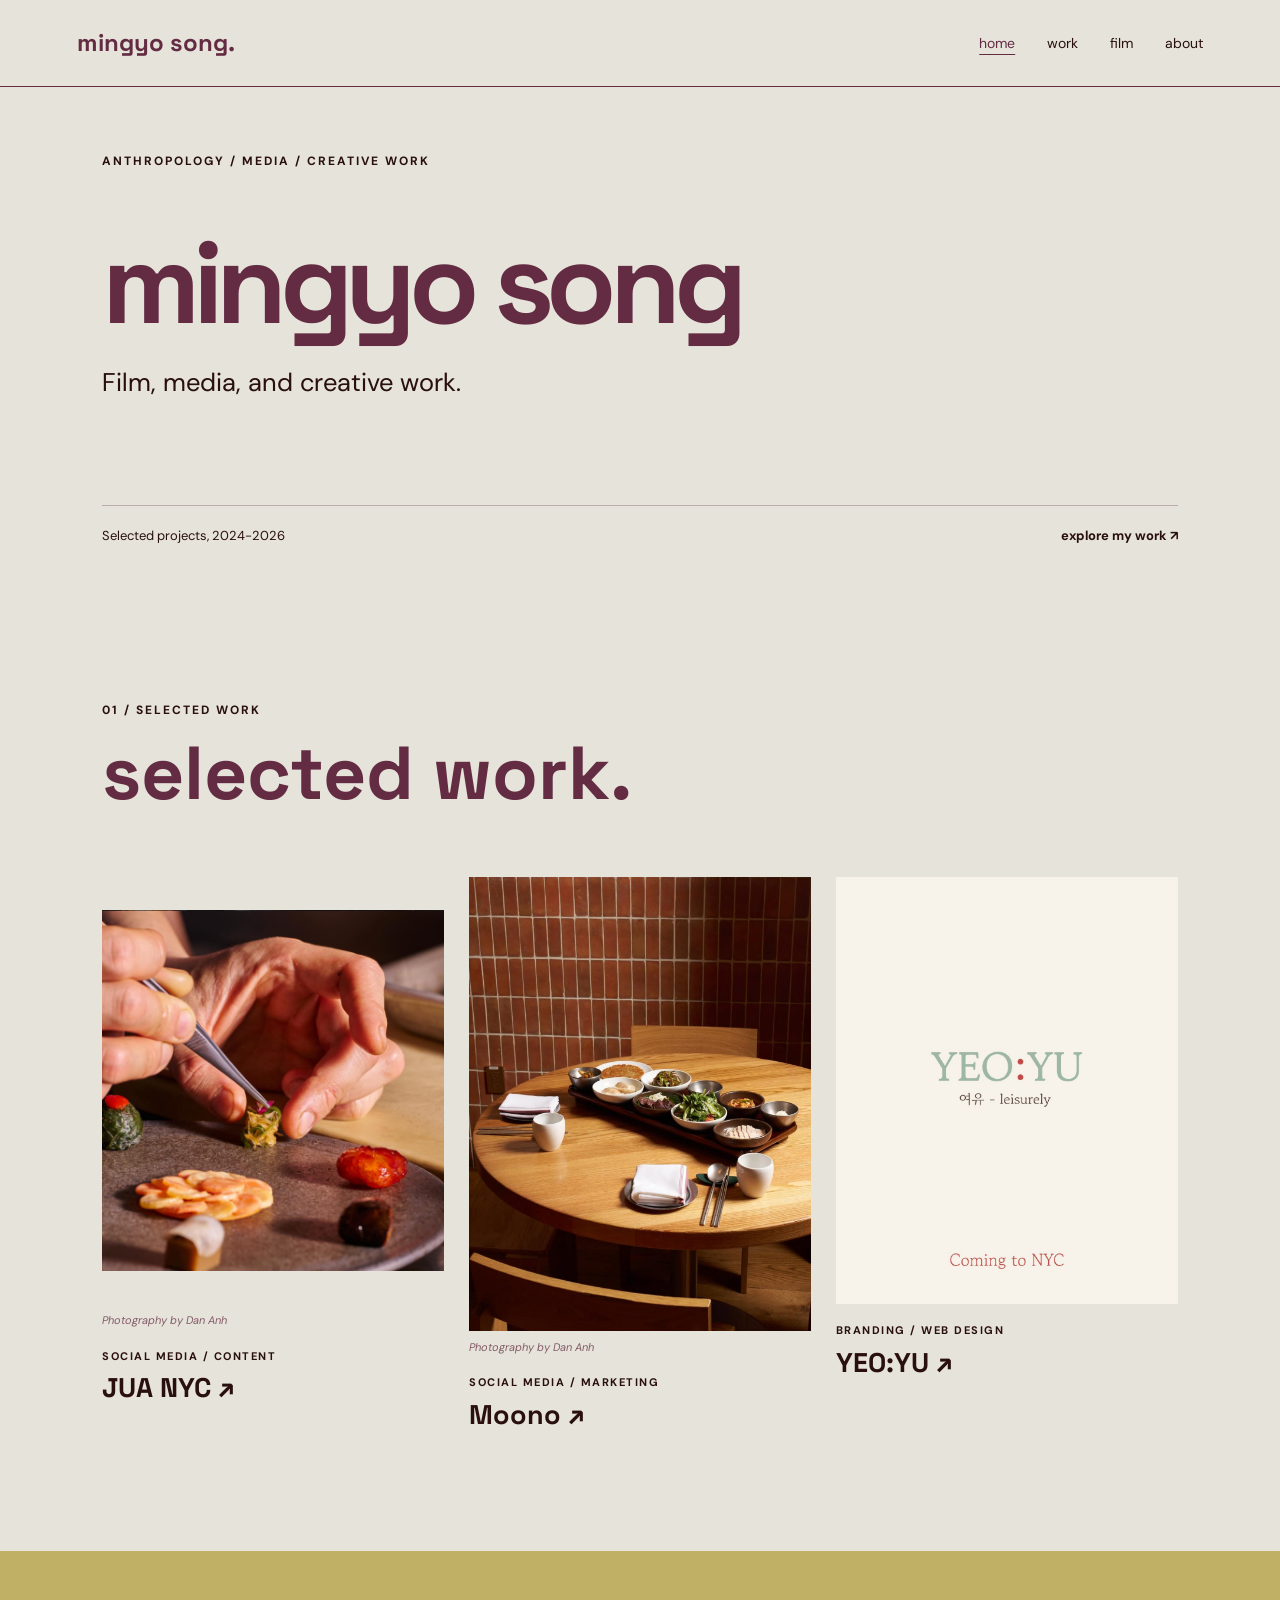
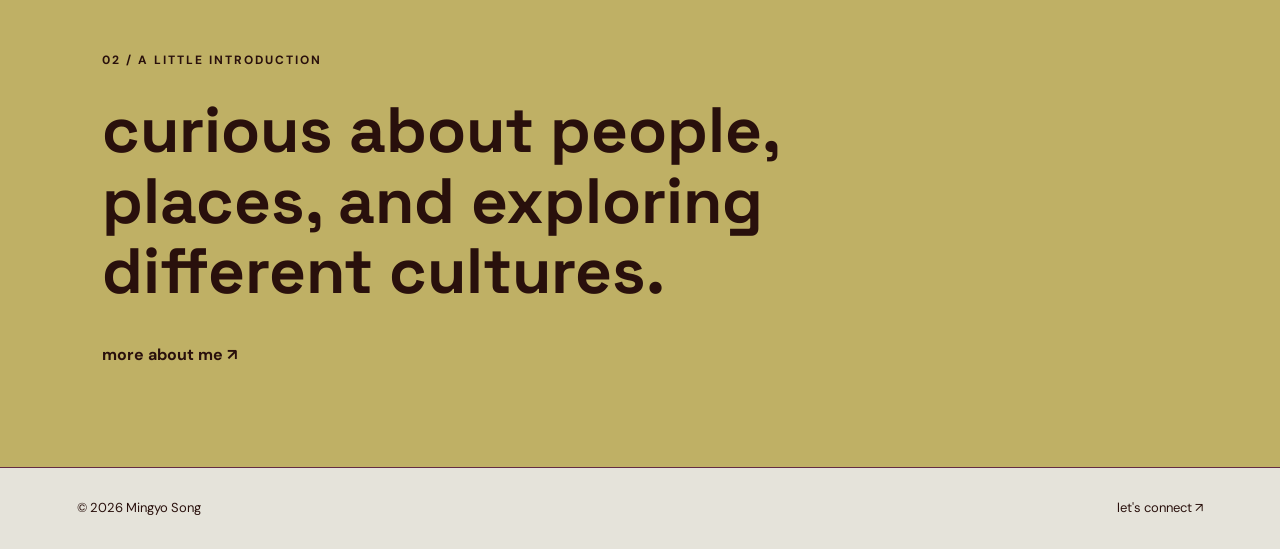
<file: index.html>
<!DOCTYPE html>
<html lang="en">
<head>
  <meta charset="UTF-8">
  <meta name="viewport" content="width=device-width, initial-scale=1.0">
  <title>Home | Mingyo Song</title>
  <link rel="stylesheet" href="styles.css">
</head>
<body>

  <header class="site-header">
    <a class="logo" href="index.html">mingyo song.</a>
    <nav>
      <a class="active" href="index.html">home</a>
      <a href="work.html">work</a>
      <a href="film.html">film</a>
      <a href="about.html">about</a>
    </nav>
  </header>

  <main>
    <section class="hero">
      <p class="eyebrow">ANTHROPOLOGY / MEDIA / CREATIVE WORK</p>
      <h1>mingyo song</h1>
      <p class="hero-description">
        Film, media, and creative work.
      </p>

      <div class="hero-bottom">
        <span>Selected projects, 2024-2026</span>
        <a href="work.html">explore my work ↗</a>
      </div>
    </section>

    <section class="section">
      <div class="section-heading">
        <p class="eyebrow">01 / Selected work</p>
        <h2>selected work<span class="accent">.</span></h2>
      </div>

<div class="project-grid">

  <!-- JUA NYC -->
  <a class="project-card"
     href="https://www.instagram.com/jua.nyc/"
     target="_blank"
     rel="noopener noreferrer">

    
<div class="project-image">
  <img src="images/jua.jpg" alt="JUA NYC">
</div>

<p class="photo-credit">Photography by Dan Anh</p>
<p class="project-type">SOCIAL MEDIA / CONTENT</p>
<h3>JUA NYC ↗</h3>

  </a>

  <!-- Moono -->
  <a class="project-card"
     href="https://www.instagram.com/moono.nyc/"
     target="_blank"
     rel="noopener noreferrer">

    
<div class="project-image">
  <img src="images/moono.jpg" alt="Moono restaurant">
</div>

<p class="photo-credit">Photography by Dan Anh</p>
<p class="project-type">SOCIAL MEDIA / MARKETING</p>
<h3>Moono ↗</h3>

  <!-- YEO:YU -->
  <a class="project-card"
     href="https://mingyos0ng.github.io/yeo-yu-cafe/yeoyu.html"
     target="_blank"
     rel="noopener noreferrer">

    <div class="project-image">
      <img src="images/yeoyu.jpg" alt="YEO:YU cafe branding">
    </div>

    <p class="project-type">BRANDING / WEB DESIGN</p>
    <h3>YEO:YU ↗</h3>
  </a>
</div>

    </section>

    <section class="intro-strip">
      <p class="eyebrow">02 / A LITTLE INTRODUCTION</p>
      <h2>curious about people, places, and exploring different cultures.</h2>
      <a href="about.html">more about me ↗</a>
    </section>
  </main>

  <footer>
    <span>© 2026 Mingyo Song</span>
    <a href="about.html#contact">let's connect ↗</a>
  </footer>

</body>
</html>
</file>
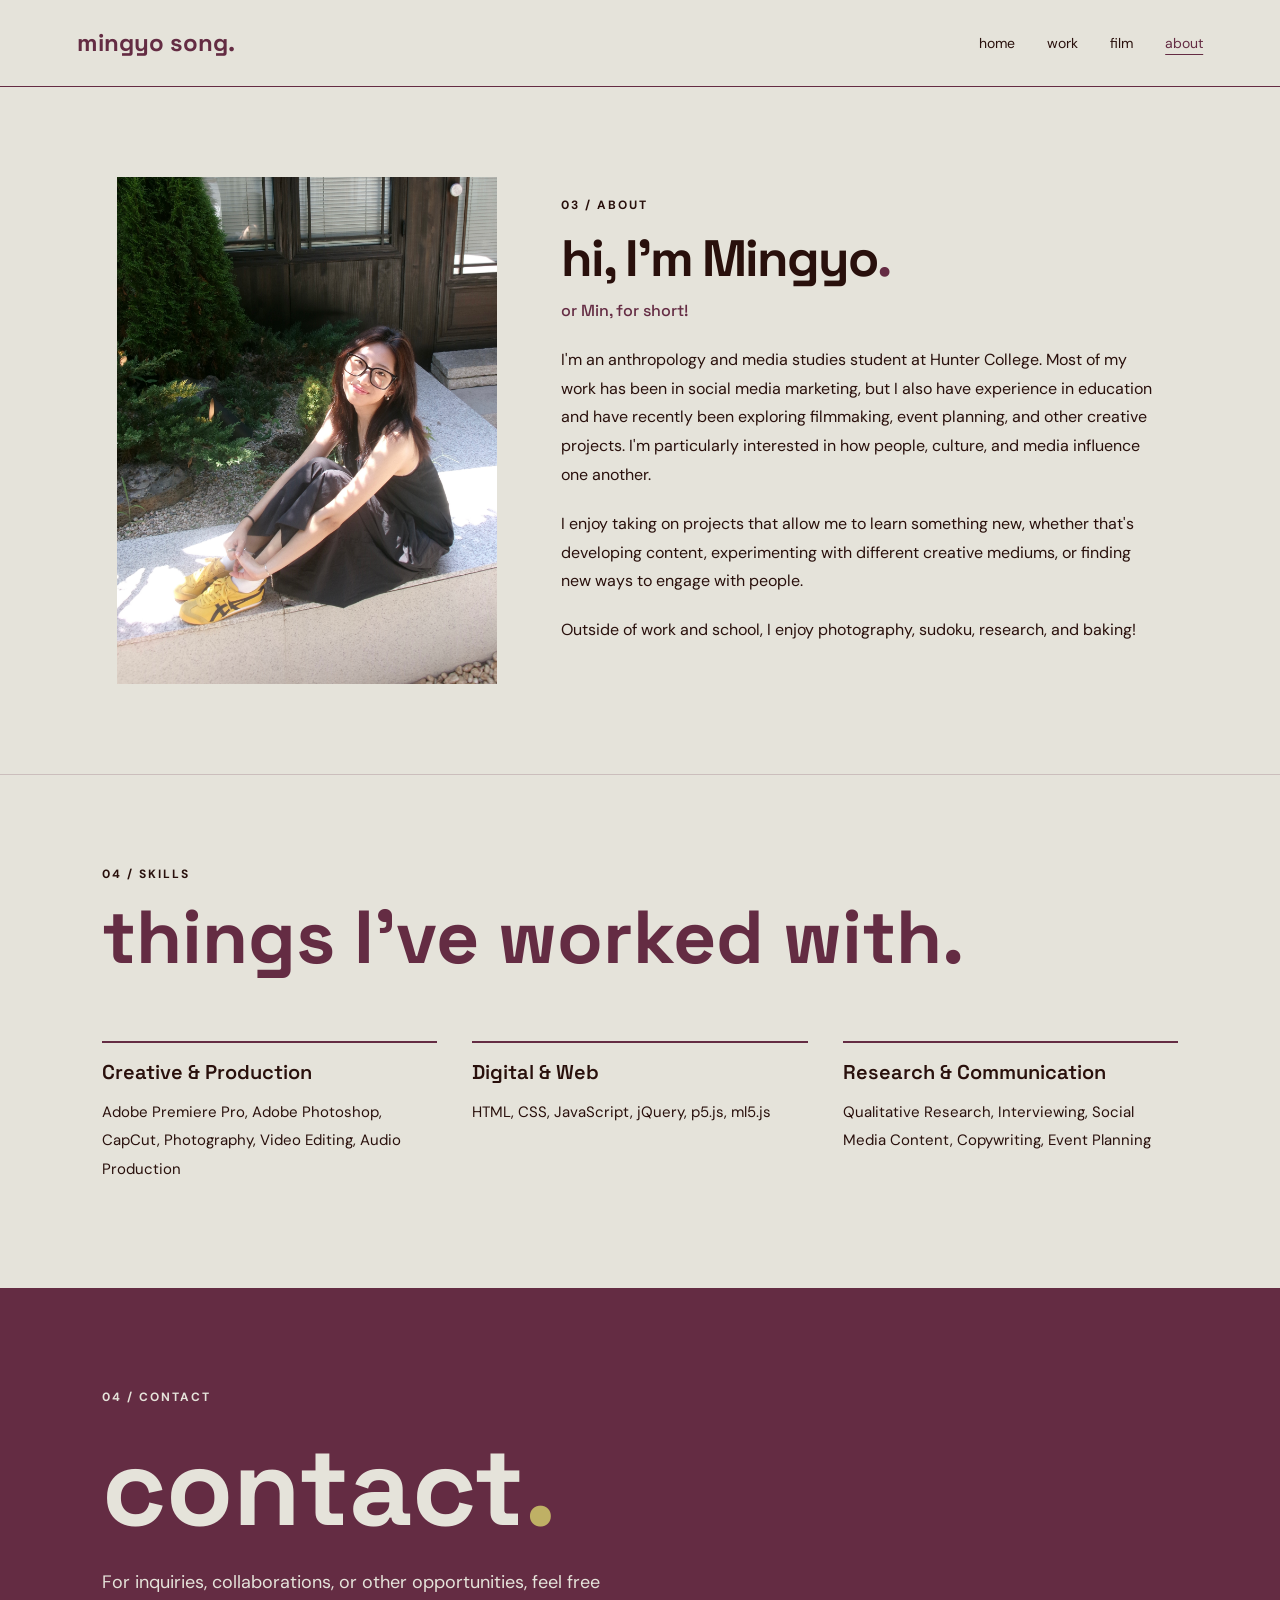
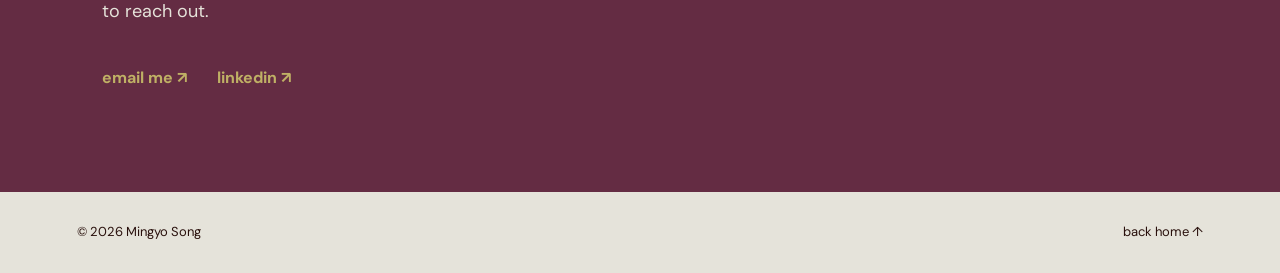
<file: about.html>
<!DOCTYPE html>
<html lang="en">

<head>
  <meta charset="UTF-8">
  <meta name="viewport" content="width=device-width, initial-scale=1.0">
  <title>About | Mingyo Song</title>
  <link rel="stylesheet" href="styles.css">
</head>

<body>

  <!-- Navigation -->
  <header class="site-header">
    <a class="logo" href="index.html">mingyo song.</a>

    <nav>
      <a href="index.html">home</a>
      <a href="work.html">work</a>
      <a href="film.html">film</a>
      <a class="active" href="about.html">about</a>
    </nav>
  </header>

  <main>

    <!-- About -->
    <section class="about-layout">

      <div class="portrait-container">
        <img src="images/portrait.jpg" alt="Portrait of Mingyo Song">
      </div>


      <div class="about-copy">
        <p class="eyebrow">03 / ABOUT</p>

        <h1>hi, I'm Mingyo<span class="accent">.</span></h1>
        <p class="nickname">or Min, for short!</p>

        <p>
          I'm an anthropology and media studies student at Hunter College.
          Most of my work has been in social media marketing, but I also
          have experience in education and have recently been exploring
          filmmaking, event planning, and other creative projects.
          I'm particularly interested in how people, culture, and media
          influence one another.
        </p>

        <p>
          I enjoy taking on projects that allow me to learn something new,
          whether that's developing content, experimenting with different
          creative mediums, or finding new ways to engage with people.
        </p>

        <p>
          Outside of work and school, I enjoy photography, sudoku,
          research, and baking!
        </p>
      </div>

    </section>

    <!-- SKILLS -->

    <section class="section skills-section">

      <div class="section-heading">
        <p class="eyebrow">04 / SKILLS</p>
        <h2>things I've worked with<span class="accent">.</span></h2>
      </div>

      <div class="skills-grid">

        <div class="skill-category">
          <h3>Creative & Production</h3>
          <p>
            Adobe Premiere Pro, Adobe Photoshop,
            CapCut, Photography, Video Editing,
            Audio Production
          </p>
        </div>

        <div class="skill-category">
          <h3>Digital & Web</h3>
          <p>
            HTML, CSS, JavaScript, jQuery,
            p5.js, ml5.js
          </p>
        </div>

        <div class="skill-category">
          <h3>Research & Communication</h3>
          <p>
            Qualitative Research, Interviewing,
            Social Media Content, Copywriting,
            Event Planning
          </p>
        </div>

      </div>

    </section>

    <!-- Contact -->
    <section class="contact-section" id="contact">
      <p class="eyebrow">04 / CONTACT</p>

      <h2>contact<span>.</span></h2>

      <p>
        For inquiries, collaborations, or other opportunities,
        feel free to reach out.
      </p>

      <div class="contact-links">

        <a href="mailto:mingyo.k.song@gmail.com">
          email me ↗
        </a>

        <a href="https://www.linkedin.com/in/mingyo-song/" target="_blank" rel="noopener noreferrer">linkedin ↗</a>
      </div>
    </section>

  </main>

  <!-- Footer -->
  <footer>
    <span>© 2026 Mingyo Song</span>
    <a href="index.html">back home ↑</a>
  </footer>

</body>

</html>
</file>
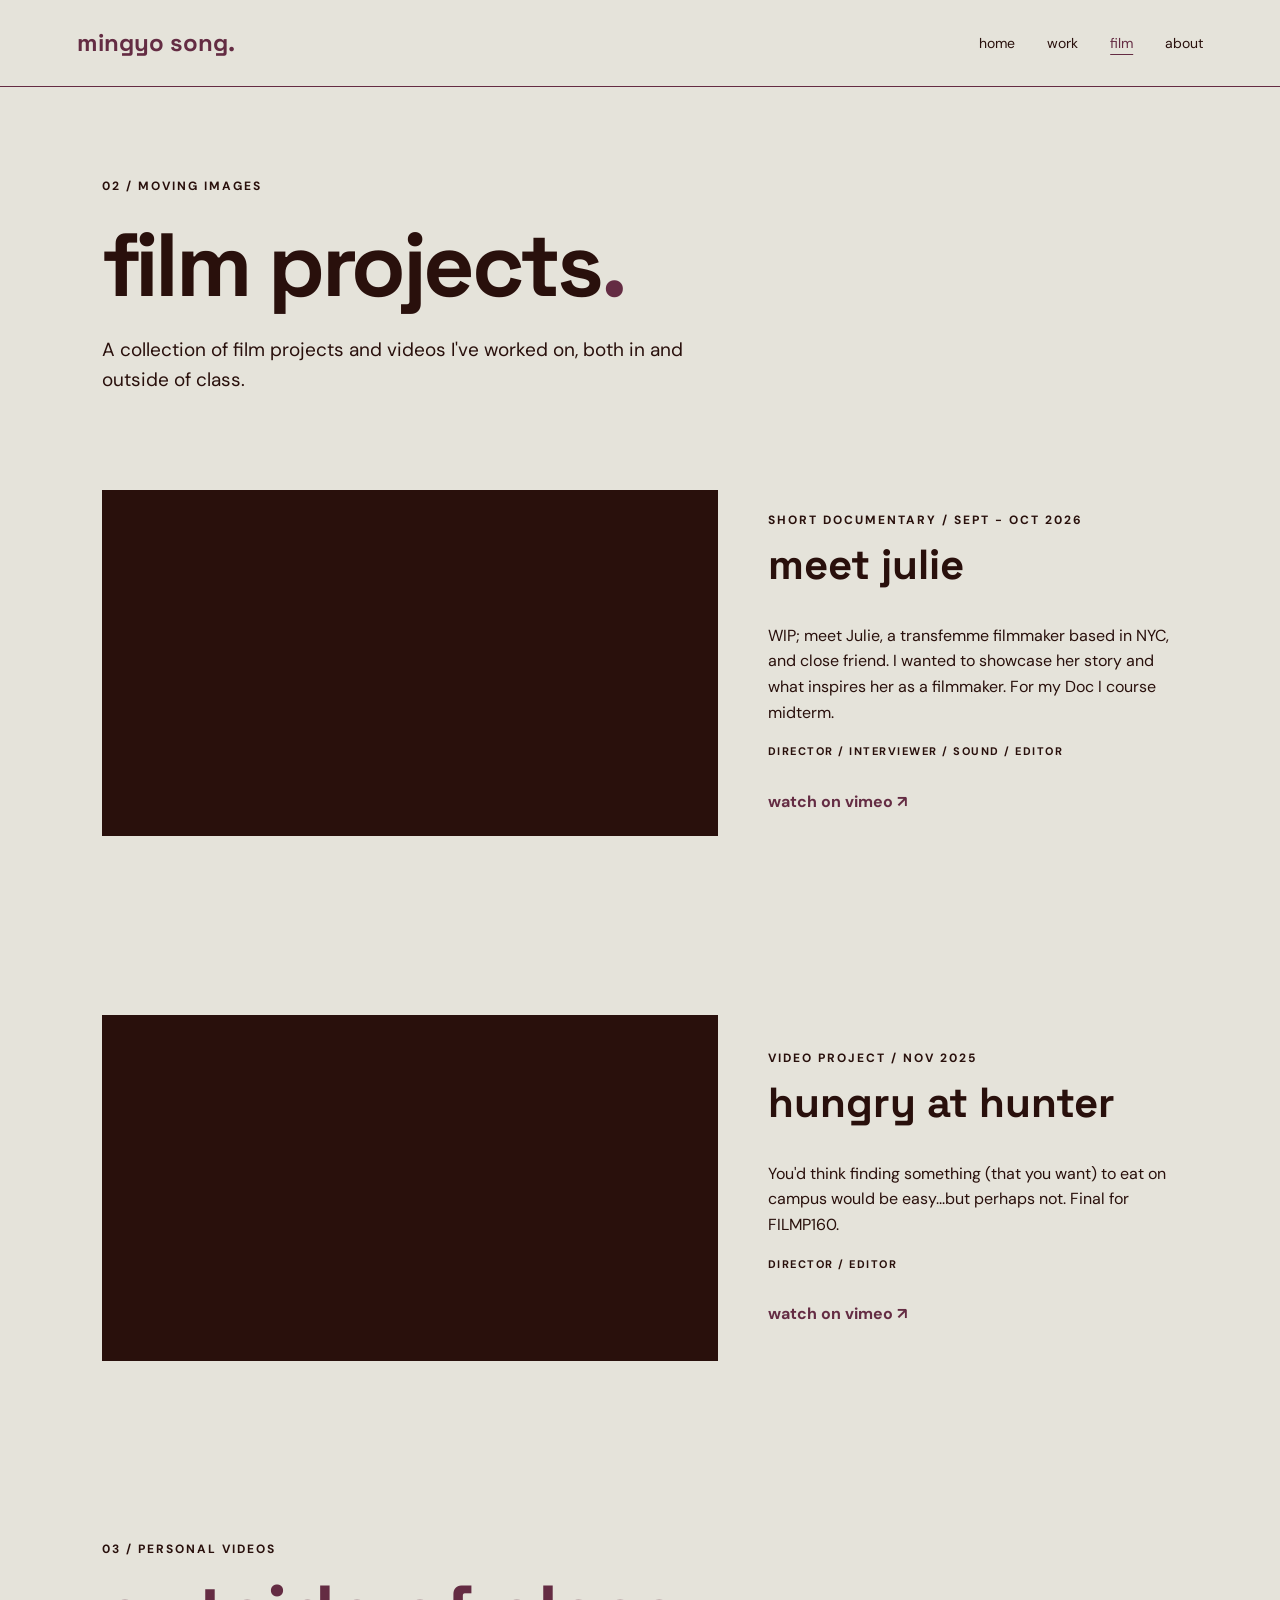
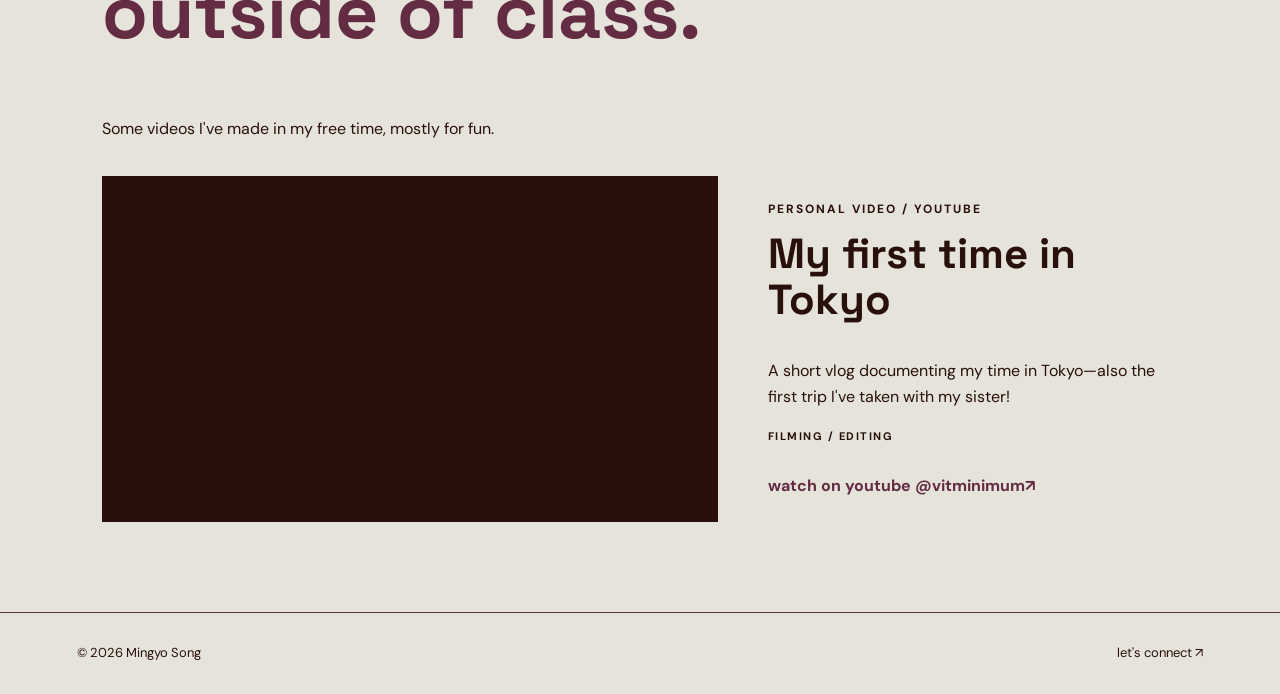
<file: film.html>
<!DOCTYPE html>
<html lang="en">

<head>
  <meta charset="UTF-8">
  <meta name="viewport" content="width=device-width, initial-scale=1.0">
  <title>Film | Mingyo Song</title>
  <link rel="stylesheet" href="styles.css">
</head>

<body>

  <!-- NAVIGATION -->
  <header class="site-header">
    <a class="logo" href="index.html">mingyo song.</a>

    <nav>
      <a href="index.html">home</a>
      <a href="work.html">work</a>
      <a class="active" href="film.html">film</a>
      <a href="about.html">about</a>
    </nav>
  </header>

  <main>

    <!-- PAGE INTRO -->
    <section class="page-intro">
      <p class="eyebrow">02 / MOVING IMAGES</p>

      <h1>film projects<span class="accent">.</span></h1>

      <p>
        A collection of film projects and videos I've worked on,
        both in and outside of class.
      </p>
    </section>


    <!-- FILM 01: MEET JULIE -->
    <section class="section">

      <div class="film-feature">

        <div class="film-video">
          <iframe src="https://player.vimeo.com/video/1238936931" title="Meet Julie"
            allow="autoplay; fullscreen; picture-in-picture" allowfullscreen>
          </iframe>
        </div>

        <div class="film-details">

          <p class="eyebrow">
            SHORT DOCUMENTARY / SEPT - OCT 2026
          </p>

          <h2>meet julie</h2>

          <p>
            WIP; meet Julie, a transfemme filmmaker based in NYC,
            and close friend. I wanted to showcase her story and
            what inspires her as a filmmaker. For my Doc I course
            midterm.
          </p>

          <p class="project-type">
            DIRECTOR / INTERVIEWER / SOUND / EDITOR
          </p>

          <a class="film-link" href="https://vimeo.com/1238936931" target="_blank" rel="noopener noreferrer">
            watch on vimeo ↗
          </a>

        </div>

      </div>

    </section>


    <!-- FILM 02: HUNGRY AT HUNTER -->
    <section class="section">

      <div class="film-feature">

        <div class="film-video">
          <iframe src="https://player.vimeo.com/video/1238963575" title="Hungry at Hunter"
            allow="autoplay; fullscreen; picture-in-picture" allowfullscreen>
          </iframe>
        </div>

        <div class="film-details">

          <p class="eyebrow">
            VIDEO PROJECT / NOV 2025
          </p>

          <h2>hungry at hunter</h2>

          <p>
            You'd think finding something (that you want) to eat
            on campus would be easy...but perhaps not.
            Final for FILMP160.
          </p>

          <!-- Add your roles here when ready -->
          <p class="project-type">
            DIRECTOR / EDITOR
          </p>

          <a class="film-link" href="https://vimeo.com/1238963575" target="_blank" rel="noopener noreferrer">
            watch on vimeo ↗
          </a>

        </div>

      </div>

    </section>


    <!-- PERSONAL VIDEOS -->
    <section class="section">

      <div class="section-heading">
        <p class="eyebrow">03 / PERSONAL VIDEOS</p>
        <h2>outside of class<span class="accent">.</span></h2>
      </div>

      <p class="vlog-intro">
        Some videos I've made in my free time, mostly for fun.
      </p>

      <div class="film-feature">


        <!-- YOUTUBE VLOG -->
        <div class="film-video">
          <iframe src="https://www.youtube.com/embed/Fu4n6FfrLu8?si=g-C_vlZB92CLh423" title="YouTube video player"
            allow="accelerometer; autoplay; clipboard-write; encrypted-media; gyroscope; picture-in-picture; web-share"
            referrerpolicy="strict-origin-when-cross-origin" allowfullscreen>
          </iframe>
        </div>


        <div class="film-details">

          <p class="eyebrow">
            PERSONAL VIDEO / YOUTUBE
          </p>

          <h2>My first time in Tokyo</h2>

          <p>
            A short vlog documenting my time in Tokyo—also the first trip I've taken with my sister!
          </p>

          <p class="project-type">
            FILMING / EDITING
          </p>

          <a class="film-link" href="https://www.youtube.com/watch?v=Fu4n6FfrLu8" target="_blank"
            rel="noopener noreferrer">
            watch on youtube @vitminimum↗
          </a>

        </div>

      </div>
    </section>

  </main>


  <!-- FOOTER -->
  <footer>
    <span>© 2026 Mingyo Song</span>
    <a href="about.html#contact">let's connect ↗</a>
  </footer>

</body>

</html>
</file>
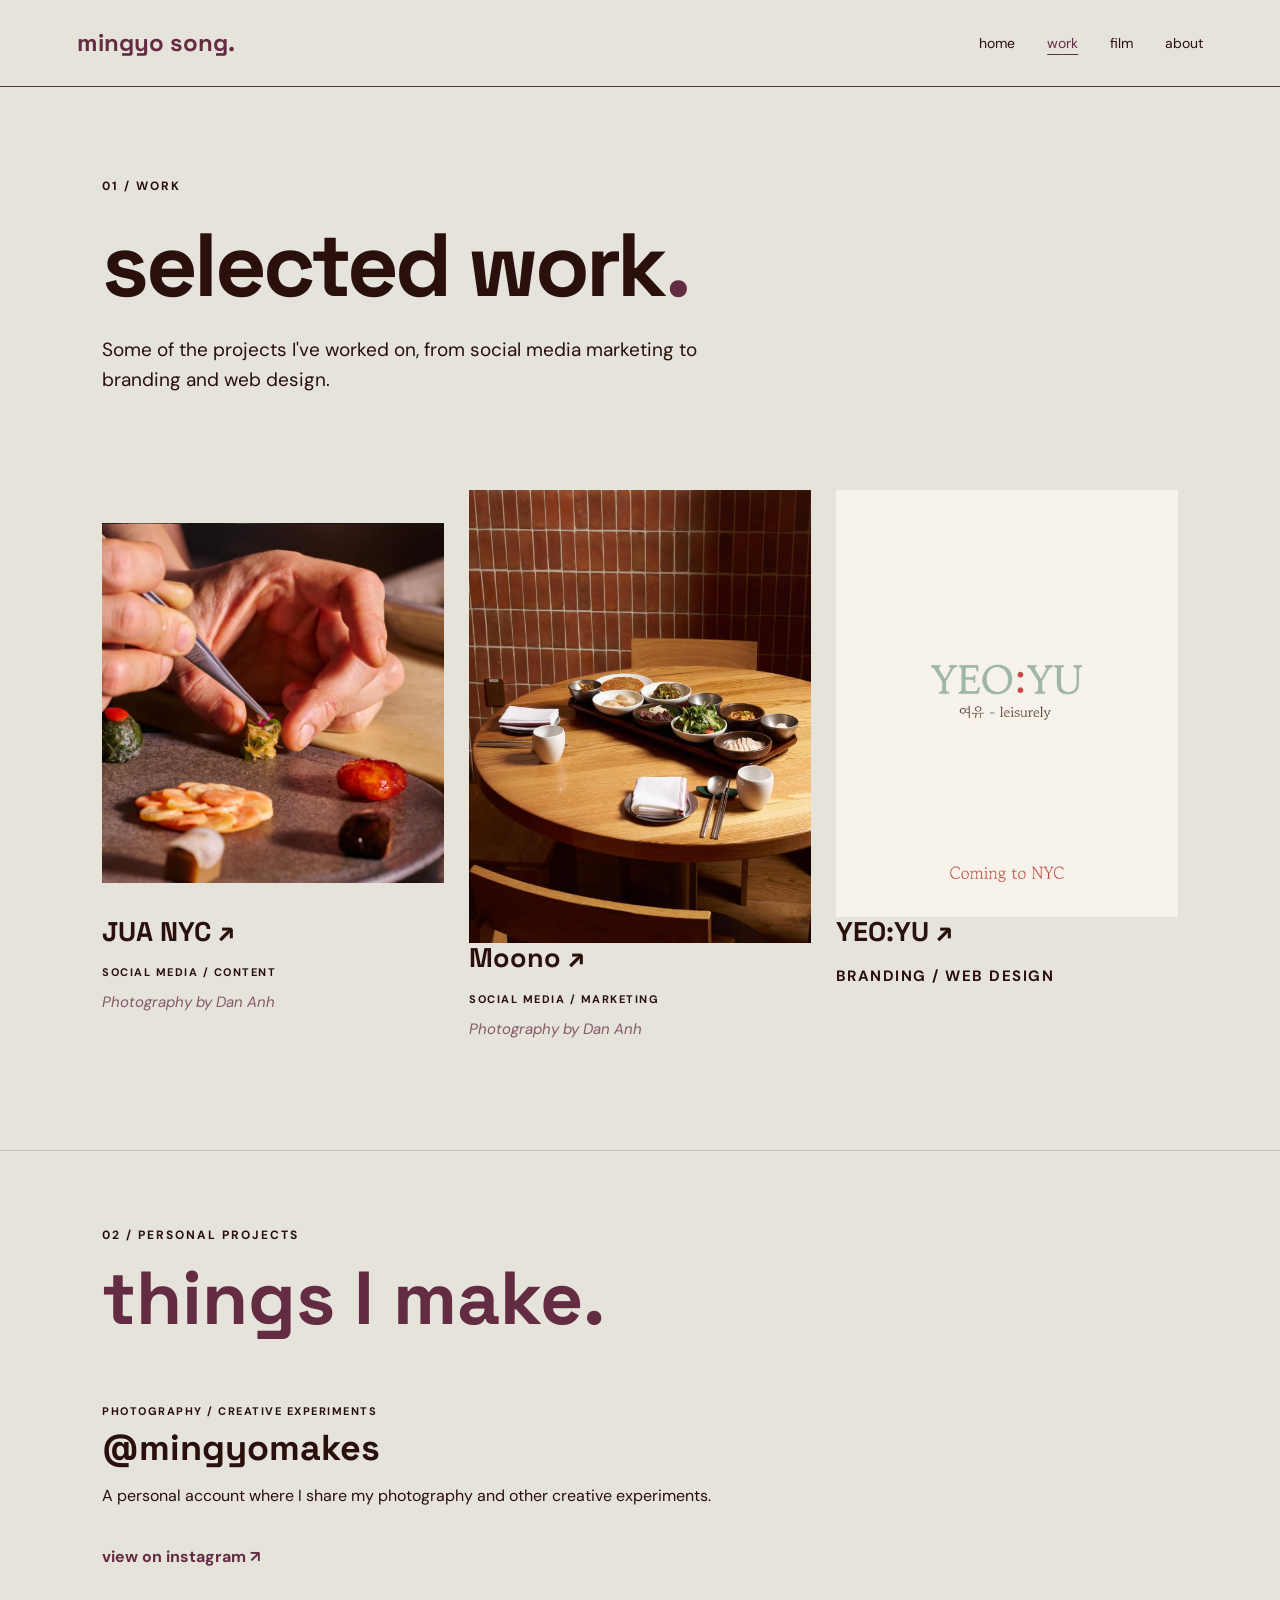
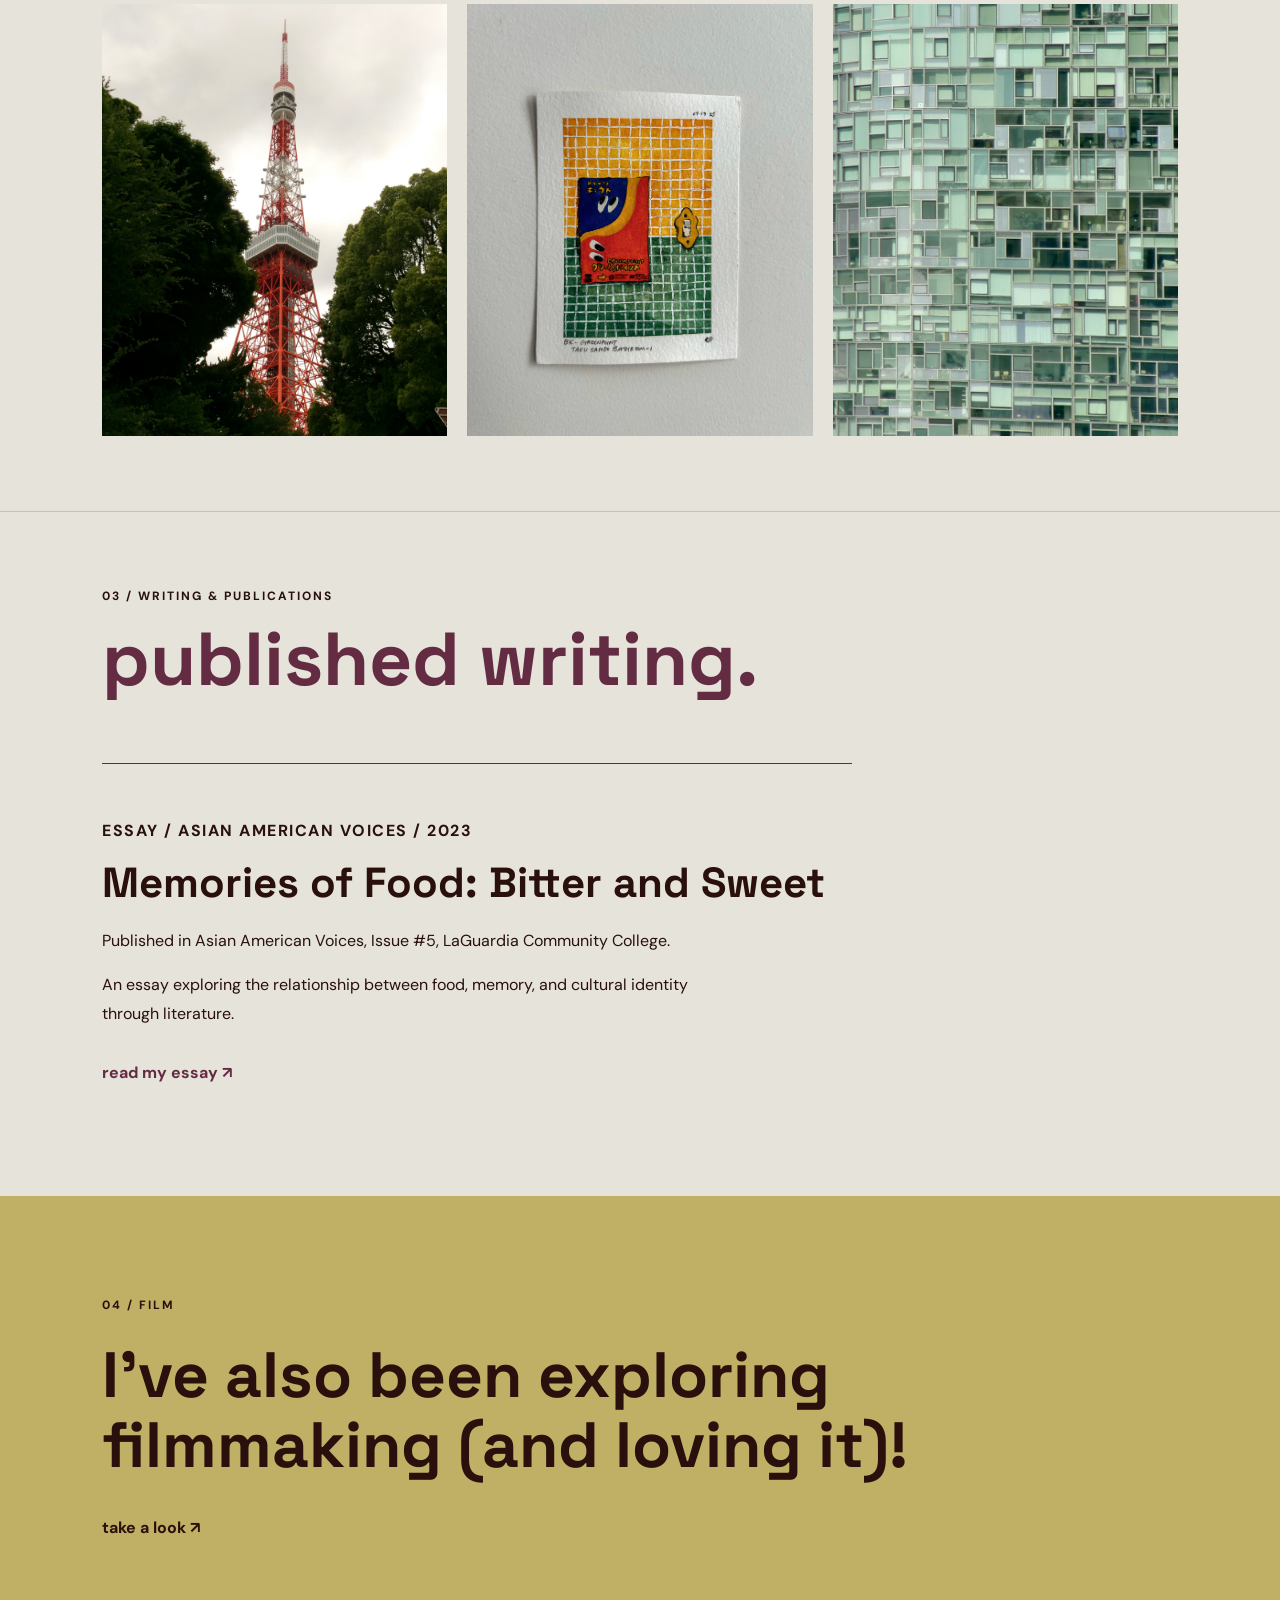
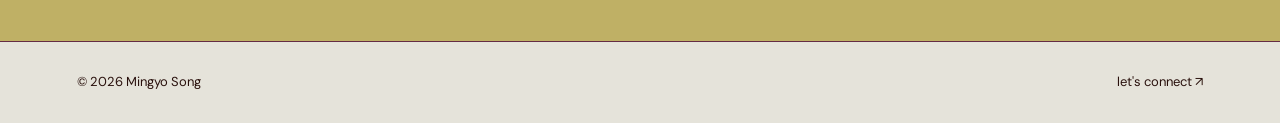
<file: work.html>
<!DOCTYPE html>
<html lang="en">

<head>
  <meta charset="UTF-8">
  <meta name="viewport" content="width=device-width, initial-scale=1.0">
  <title>Work | Mingyo Song</title>
  <link rel="stylesheet" href="styles.css">
</head>

<body>

  <!-- NAVIGATION -->

  <header class="site-header">
    <a class="logo" href="index.html">mingyo song.</a>

    <nav>
      <a href="index.html">home</a>
      <a class="active" href="work.html">work</a>
      <a href="film.html">film</a>
      <a href="about.html">about</a>
    </nav>
  </header>

  <main>

    <!-- SELECTED WORK -->

    <section class="page-intro">
      <p class="eyebrow">01 / WORK</p>

      <h1>selected work<span class="accent">.</span></h1>

      <p>
        Some of the projects I've worked on, from social media
        marketing to branding and web design.
      </p>
    </section>

    <section class="section">

      <div class="project-grid">

        <!-- JUA NYC -->

        <a class="project-card" href="https://www.instagram.com/jua.nyc/" target="_blank" rel="noopener noreferrer">

          <div class="project-image">
            <img src="images/jua.jpg" alt="JUA NYC restaurant photography">
          </div>

          <h3>JUA NYC ↗</h3>
          <p class="project-type">SOCIAL MEDIA / CONTENT</p>
          <p class="photo-credit">Photography by Dan Anh</p>

        </a>

        <!-- MOONO -->

        <a class="project-card" href="https://www.instagram.com/moono.nyc/" target="_blank" rel="noopener noreferrer">

          <div class="project-image">
            <img src="images/moono.jpg" alt="Moono restaurant photography">
          </div>

          <h3>Moono ↗</h3>
          <p class="project-type">SOCIAL MEDIA / MARKETING</p>
          <p class="photo-credit">Photography by Dan Anh</p>

        </a>

        <!-- YEO:YU -->

        <a class="project-card" href="https://mingyos0ng.github.io/yeo-yu-cafe/yeoyu.html" target="_blank"
          rel="noopener noreferrer">

          <div class="project-image">
            <img src="images/yeoyu.jpg" alt="YEO:YU cafe branding and website">
          </div>

          <h3>YEO:YU ↗</h3>
          <p class="project-type">BRANDING / WEB DESIGN</p>

        </a>

      </div>

    </section>


    <!-- PERSONAL PROJECTS -->

    <section class="section">

      <div class="section-heading">
        <p class="eyebrow">02 / PERSONAL PROJECTS</p>
        <h2>things I make<span class="accent">.</span></h2>
      </div>

      <div class="personal-project-details">

        <p class="project-type">
          PHOTOGRAPHY / CREATIVE EXPERIMENTS
        </p>

        <h3>@mingyomakes</h3>

        <p>
          A personal account where I share my photography
          and other creative experiments.
        </p>

        <a href="https://www.instagram.com/mingyomakes/" target="_blank" rel="noopener noreferrer">
          view on instagram ↗
        </a>

      </div>

      <!-- CLICKABLE PHOTOGRAPHY GALLERY -->

      <div class="personal-gallery">

        <!-- pic 1 -->

        <a href="https://www.instagram.com/p/DZVHm3YARQX/?hl=en" target="_blank" rel="noopener noreferrer"
          aria-label="View Tokyo Tower photograph on Instagram">

          <img src="images/tokyotower.jpg" alt="Tokyo Tower framed by trees" loading="lazy">

        </a>

        <!-- pic 2 -->

        <a href="https://www.instagram.com/p/DMjBIFmpjOx/?hl=en&img_index=1" target="_blank" rel="noopener noreferrer"
          aria-label="View illustration on Instagram">

          <img src="images/takusando.jpg" alt="Colorful illustration on paper" loading="lazy">

        </a>

        <!-- pic 3 -->

        <a href="https://www.instagram.com/p/DWue_HTETZY/?hl=en&img_index=1" target="_blank" rel="noopener noreferrer"
          aria-label="View architecture photograph on Instagram">

          <img src="images/pier.jpg" alt="Geometric glass building facade" loading="lazy">

        </a>

      </div>

    </section>


    <!-- WRITING & PUBLICATIONS -->

    <section class="section">

      <div class="section-heading">
        <p class="eyebrow">03 / WRITING & PUBLICATIONS</p>
        <h2>published writing<span class="accent">.</span></h2>
      </div>

      <div class="writing-project">

        <p class="project-type">
          ESSAY / ASIAN AMERICAN VOICES / 2023
        </p>

        <h3>Memories of Food: Bitter and Sweet</h3>

        <p>
          Published in Asian American Voices, Issue #5,
          LaGuardia Community College.
        </p>

        <p>
          An essay exploring the relationship between food,
          memory, and cultural identity through literature.
        </p>

        <a href="https://www.laguardia.edu/wp-content/uploads/2023/10/asian-american-voices-issue5.pdf#page=29"
          target="_blank" rel="noopener noreferrer">
          read my essay ↗
        </a>

      </div>

    </section>


    <!-- FILM PREVIEW -->

    <section class="intro-strip">

      <div>
        <p class="eyebrow">04 / FILM</p>

        <h2>
          I've also been exploring filmmaking
          (and loving it)!
        </h2>
      </div>

      <a href="film.html">take a look ↗</a>

    </section>

  </main>


  <!-- FOOTER -->

  <footer>
    <span>© 2026 Mingyo Song</span>
    <a href="about.html#contact">let's connect ↗</a>
  </footer>

</body>

</html>
</file>
<file: styles.css>
@import url('https://fonts.googleapis.com/css2?family=DM+Sans:wght@400;500;600;700&family=Space+Grotesk:wght@400;500;600;700&display=swap');

/* COLORS */

:root {
  --cream: #E5E3DA;
  --plum: #642C43;
  --oxblood: #5A1D22;
  --chartreuse: #BFB065;
  --blue: #A9C0CB;
  --cobalt: #26449E;
  --chocolate: #29100C;
}

/* GENERAL */

* {
  box-sizing: border-box;
}

html {
  scroll-behavior: smooth;
}

body {
  margin: 0;
  background: var(--cream);
  color: var(--chocolate);
  font-family: 'DM Sans', sans-serif;
  line-height: 1.6;
}

img,
video {
  display: block;
  max-width: 100%;
}

a {
  color: inherit;
  text-decoration: none;
}

h1,
h2,
h3 {
  font-family: 'Space Grotesk', sans-serif;
  line-height: 1.1;
  margin-top: 0;
}

p {
  margin-top: 0;
}

.eyebrow {
  font-size: 12px;
  font-weight: 700;
  letter-spacing: 2px;
  text-transform: uppercase;
}

.accent {
  color: var(--plum);
}

/* NAVIGATION */

.site-header {
  width: 100%;
  padding: 24px 6%;
  display: flex;
  justify-content: space-between;
  align-items: center;
  gap: 24px;
  border-bottom: 1px solid var(--plum);
}

.logo {
  color: var(--plum);
  font-family: 'Space Grotesk', sans-serif;
  font-size: 24px;
  font-weight: 700;
  white-space: nowrap;
}

nav {
  display: flex;
  align-items: center;
  flex-wrap: wrap;
  gap: clamp(14px, 2.5vw, 32px);
}

nav a {
  font-size: 14px;
}

nav a:hover,
nav a.active {
  color: var(--plum);
  text-decoration: underline;
  text-underline-offset: 6px;
}

/* HOME PAGE */

.hero {
  min-height: 75vh;
  padding: clamp(65px, 8vw, 110px) 8% 40px;
  display: flex;
  flex-direction: column;
  justify-content: center;
}

.hero h1 {
  color: var(--plum);
  font-size: clamp(48px, 9vw, 125px);
  letter-spacing: -0.05em;
  margin: 20px 0;
}

.hero h1 em {
  color: var(--oxblood);
  font-style: normal;
}

.hero-description {
  max-width: 520px;
  font-size: clamp(17px, 2vw, 22px);
}

.hero-bottom {
  display: flex;
  justify-content: space-between;
  gap: 20px;
  margin-top: auto;
  padding-top: 65px;
  font-size: 13px;
}

.hero-bottom a,
.intro-strip a {
  font-weight: 700;
}

.hero-bottom a:hover,
.intro-strip a:hover {
  text-decoration: underline;
}

/* SHARED SECTIONS */

.section {
  width: 100%;
  padding: clamp(55px, 7vw, 90px) 8%;
}

.section-heading {
  margin-bottom: 40px;
}

.section-heading h2 {
  color: var(--plum);
  font-size: clamp(40px, 6vw, 75px);
}

.project-grid {
  display: grid;
  grid-template-columns: repeat(3, minmax(0, 1fr));
  gap: 25px;
}

.project-card {
  min-width: 0;
}

.project-image {
  width: 100%;
  aspect-ratio: 4 / 5;
  display: flex;
  align-items: center;
  justify-content: center;
  font-family: 'Space Grotesk', sans-serif;
  font-size: clamp(20px, 2.5vw, 30px);
  font-weight: 700;
  transition: transform 0.3s ease;
}

.project-card:hover .project-image {
  transform: translateY(-5px);
}

.project-image.plum {
  background: var(--plum);
  color: var(--cream);
}

.project-image.blue {
  background: var(--blue);
  color: var(--plum);
}

.project-image.green {
  background: var(--chartreuse);
  color: var(--chocolate);
}

.project-type {
  font-size: 11px;
  font-weight: 700;
  letter-spacing: 1.5px;
  margin: 18px 0 8px;
}

.photo-credit {
  font-size: 11px;
  color: var(--plum);
  opacity: 0.75;
  font-style: italic;
  margin: 8px 0 0;
}

.project-card h3 {
  font-size: 27px;
  margin-bottom: 12px;
}

.project-card>p:last-child {
  font-size: 15px;
}

.intro-strip {
  background: var(--chartreuse);
  padding: clamp(65px, 8vw, 100px) 8%;
}

.intro-strip h2 {
  max-width: 850px;
  font-size: clamp(35px, 5vw, 65px);
  margin: 25px 0 35px;
}

/* WORK AND FILM PAGE HEADINGS */

.page-intro {
  padding: clamp(55px, 7vw, 95px) 8% 45px;
}

.page-intro h1 {
  font-size: clamp(45px, 7vw, 95px);
  letter-spacing: -0.04em;
  margin: 20px 0;
}

.page-intro>p:last-child {
  max-width: 600px;
  font-size: 19px;
}

/* FILM PAGE */

.film-feature {
  display: grid;
  grid-template-columns: minmax(0, 1.5fr) minmax(0, 1fr);
  gap: 50px;
  align-items: center;
}

.film-placeholder {
  aspect-ratio: 16 / 10;
  background: var(--plum);
  color: var(--cream);
  display: flex;
  align-items: center;
  justify-content: center;
  font-size: 12px;
  letter-spacing: 2px;
  text-align: center;
}

.film-details h2 {
  font-size: clamp(30px, 4vw, 42px);
}

/* CLICKABLE FILM THUMBNAIL */

.film-thumbnail {
  position: relative;
  display: block;
  width: 100%;
  aspect-ratio: 16 / 9;
  overflow: hidden;
  background: var(--plum);
}

.film-thumbnail img {
  width: 100%;
  height: 100%;
  object-fit: cover;
  transition: transform 0.4s ease;
}

.film-thumbnail:hover img {
  transform: scale(1.04);
}

.play-button {
  position: absolute;
  top: 50%;
  left: 50%;
  transform: translate(-50%, -50%);

  width: 65px;
  height: 65px;

  display: flex;
  align-items: center;
  justify-content: center;

  background: var(--plum);
  color: var(--cream);
  border-radius: 50%;
  font-size: 22px;
}

.film-link {
  display: inline-block;
  margin-top: 20px;
  color: var(--plum);
  font-weight: 700;
}

.film-link:hover {
  text-decoration: underline;
}

/* VIMEO VIDEO PLAYER */

.film-video {
  width: 100%;
  aspect-ratio: 16 / 9;
  overflow: hidden;
  background: #29100C;
}

.film-video iframe {
  display: block;
  width: 100%;
  height: 100%;
  border: none;
}

/* PERSONAL VIDEOS */

.vlog-intro {
  max-width: 600px;
  margin-bottom: 35px;
}

.youtube-channel-link {
  display: inline-block;
  margin-top: 35px;
  color: var(--plum);
  font-weight: 700;
  text-decoration: none;
}

.youtube-channel-link:hover {
  text-decoration: underline;
}

/* =====================================
   PERSONAL PROJECTS
===================================== */

.personal-project-details {
  max-width: 650px;
  margin-top: 25px;
}

.personal-project-details h3 {
  font-family: 'Space Grotesk', sans-serif;
  font-size: clamp(25px, 3vw, 36px);
  margin: 8px 0 14px;
}

.personal-project-details p {
  line-height: 1.7;
}

.personal-project-details a {
  display: inline-block;
  margin-top: 18px;
  color: var(--plum);
  font-weight: 700;
  text-decoration: none;
}

.personal-project-details a:hover {
  text-decoration: underline;
}


/* =====================================
   CLICKABLE PHOTOGRAPHY GALLERY
===================================== */

.personal-gallery {
  display: grid;
  grid-template-columns: repeat(3, minmax(0, 1fr));
  gap: 20px;
  margin-top: 35px;
}

.personal-gallery a {
  display: block;
  overflow: hidden;
  aspect-ratio: 4 / 5;
}

.personal-gallery img {
  display: block;
  width: 100%;
  height: 100%;
  object-fit: cover;
  transition: transform 0.4s ease;
}

.personal-gallery a:hover img {
  transform: scale(1.04);
}

.personal-gallery a:focus-visible {
  outline: 3px solid var(--plum);
  outline-offset: 4px;
}


/* =====================================
   MOBILE
===================================== */

@media (max-width: 600px) {

  .personal-gallery {
    grid-template-columns: 1fr;
    gap: 16px;
  }

  .personal-gallery a {
    aspect-ratio: 4 / 5;
  }

}

/* ABOUT PAGE */

.about-layout {
  width: min(100%, 1200px);
  margin: 0 auto;
  padding: 90px 6%;
  display: grid;
  grid-template-columns: minmax(0, 380px) minmax(0, 1fr);
  gap: clamp(35px, 5vw, 75px);
  align-items: center;
}

.portrait-container {
  width: 100%;
  max-width: 380px;
  aspect-ratio: 3 / 4;
  overflow: hidden;
}

.portrait-container img {
  display: block;
  width: 100%;
  height: 100%;
  object-fit: cover;
  object-position: center 35%;
}

.about-copy {
  min-width: 0;
  max-width: 600px;
}

.about-copy h1 {
  color: var(--chocolate);
  font-size: clamp(36px, 4vw, 58px);
  letter-spacing: -0.04em;
  line-height: 1.1;
  margin: 15px 0 30px;
}

.about-copy p:not(.eyebrow) {
  font-size: 16px;
  line-height: 1.8;
  margin-bottom: 20px;
}

/* CONTACT SECTION */

.contact-section {
  background: var(--plum);
  color: var(--cream);
  padding: clamp(70px, 8vw, 100px) 8%;
  scroll-margin-top: 20px;
}

.contact-section h2 {
  font-size: clamp(55px, 9vw, 110px);
  margin: 20px 0;
}

.contact-section h2 span {
  color: var(--chartreuse);
}

.contact-section>p:not(.eyebrow) {
  max-width: 500px;
  font-size: 18px;
}

.contact-links {
  display: flex;
  gap: 30px;
  margin-top: 40px;
}

.contact-links a {
  color: var(--chartreuse);
  font-weight: 700;
}

.contact-links a:hover {
  text-decoration: underline;
}

/* FOOTER */

footer {
  display: flex;
  justify-content: space-between;
  gap: 20px;
  padding: 30px 6%;
  border-top: 1px solid var(--plum);
  font-size: 13px;
}


.about-copy .nickname {
  color: var(--plum);
  font-family: 'Space Grotesk', sans-serif;
  font-size: clamp(19px, 2vw, 25px);
  font-weight: 500;
  margin-top: -20px;
  margin-bottom: 30px;
}

/* WRITING PROJECT */

.writing-project {
  max-width: 750px;
  padding: 35px 0;
  border-top: 1px solid var(--plum);
}

.writing-project h3 {
  font-size: clamp(28px, 4vw, 42px);
  margin: 15px 0 20px;
}

.writing-project>p:not(.eyebrow) {
  max-width: 600px;
  font-size: 16px;
  line-height: 1.8;
}

.writing-project a {
  display: inline-block;
  margin-top: 15px;
  color: var(--plum);
  font-weight: 700;
}

.writing-project a:hover {
  text-decoration: underline;
}

/* TABLET */

@media (max-width: 900px) {
  .project-grid {
    grid-template-columns: repeat(2, minmax(0, 1fr));
  }

  .film-feature {
    gap: 30px;
  }

  .about-layout {
    grid-template-columns: minmax(0, 300px) minmax(0, 1fr);
    gap: 30px;
  }

  .portrait-container {
    max-width: 300px;
  }
}

/* MOBILE */

@media (max-width: 750px) {
  .site-header {
    padding: 20px 6%;
  }

  .logo {
    font-size: 21px;
  }

  nav {
    gap: 14px;
  }

  .about-layout {
    grid-template-columns: 1fr;
    padding: 55px 6%;
    gap: 35px;
  }

  .portrait-container {
    width: 100%;
    max-width: 340px;
    margin: 0 auto;
  }

  .about-copy {
    max-width: 100%;
  }

  .about-copy h1 {
    font-size: clamp(36px, 8vw, 50px);
  }

  .film-feature {
    grid-template-columns: 1fr;
  }

  .hero {
    min-height: 65vh;
    padding: 65px 6% 30px;
  }

  .hero h1 {
    font-size: clamp(45px, 11vw, 80px);
  }

  .hero-bottom {
    flex-direction: column;
    padding-top: 40px;
  }

  .section,
  .page-intro {
    padding-left: 6%;
    padding-right: 6%;
  }

  .intro-strip,
  .contact-section {
    padding: 70px 6%;
  }
}

/* SMALL PHONES */

@media (max-width: 550px) {
  .site-header {
    flex-direction: column;
    gap: 12px;
  }

  nav {
    justify-content: center;
  }


  .project-image {
    width: 100%;
    aspect-ratio: 4 / 5;
    overflow: hidden;
    background: var(--blue);
  }

  .project-image img {
    width: 100%;
    height: 100%;
    object-fit: cover;
    object-position: center;
    transition: transform 0.4s ease;
  }

  .project-card:hover .project-image img {
    transform: scale(1.04);
  }

}

/* WORK PAGE SPACING */

.page-intro+.section {
  padding-top: 30px;
}

.project-grid {
  margin-bottom: 20px;
}

/* Dividers between work sections */

.project-grid+.section {
  border-top: 1px solid rgba(100, 44, 67, 0.2);
}

.section:has(.personal-project-details),
.section:has(.writing-project) {
  padding-top: 75px;
  padding-bottom: 75px;
  border-top: 1px solid rgba(100, 44, 67, 0.2);
}

/* Section headings */

.section-heading {
  margin-bottom: 35px;
}

.section-heading h2 {
  margin-top: 10px;
}

/* Writing section */

.writing-project {
  max-width: 750px;
}

/* Mobile spacing */

@media (max-width: 600px) {

  .section:has(.personal-project-details),
  .section:has(.writing-project) {
    padding-top: 50px;
    padding-bottom: 50px;
  }
}


/* SKILLS SECTION */

.skills-section {
  border-top: 1px solid rgba(100, 44, 67, 0.2);
}

.skills-grid {
  display: grid;
  grid-template-columns: repeat(3, minmax(0, 1fr));
  gap: 35px;
  margin-top: 35px;
}

.skill-category {
  padding-top: 18px;
  border-top: 2px solid var(--plum);
}

.skill-category h3 {
  font-family: 'Space Grotesk', sans-serif;
  font-size: 20px;
  font-weight: 600;
  margin-bottom: 15px;
}

.skill-category p {
  font-size: 15px;
  line-height: 1.9;
}

@media (max-width: 700px) {
  .skills-grid {
    grid-template-columns: 1fr;
    gap: 25px;
  }
}

/* HOME HERO */

.hero {
  min-height: auto;
  display: flex;
  flex-direction: column;
  padding-top: 65px;
  padding-bottom: 65px;
}

.hero h1 {
  font-size: clamp(70px, 9vw, 160px);
  line-height: 0.95;
  letter-spacing: -0.065em;
  margin-top: 45px;
  margin-bottom: 25px;
}

.hero-description {
  font-size: clamp(20px, 2vw, 28px);
  margin-top: 0;
}

.hero-bottom {
  margin-top: 75px;
  padding-top: 20px;
  border-top: 1px solid rgba(100, 44, 67, 0.3);
}

/* MOBILE */

@media (max-width: 700px) {
  .hero {
    padding-top: 45px;
    padding-bottom: 45px;
  }

  .hero h1 {
    font-size: clamp(55px, 12vw, 90px);
    margin-top: 35px;
  }

  .hero-bottom {
    margin-top: 50px;
  }
}

/* MOBILE */

@media (max-width: 700px) {
  .hero {
    min-height: 65vh;
    padding-top: 50px;
  }

  .hero h1 {
    font-size: clamp(55px, 12vw, 90px);
    margin-top: 40px;
  }

  .hero-bottom {
    gap: 15px;
  }
}
</file>
